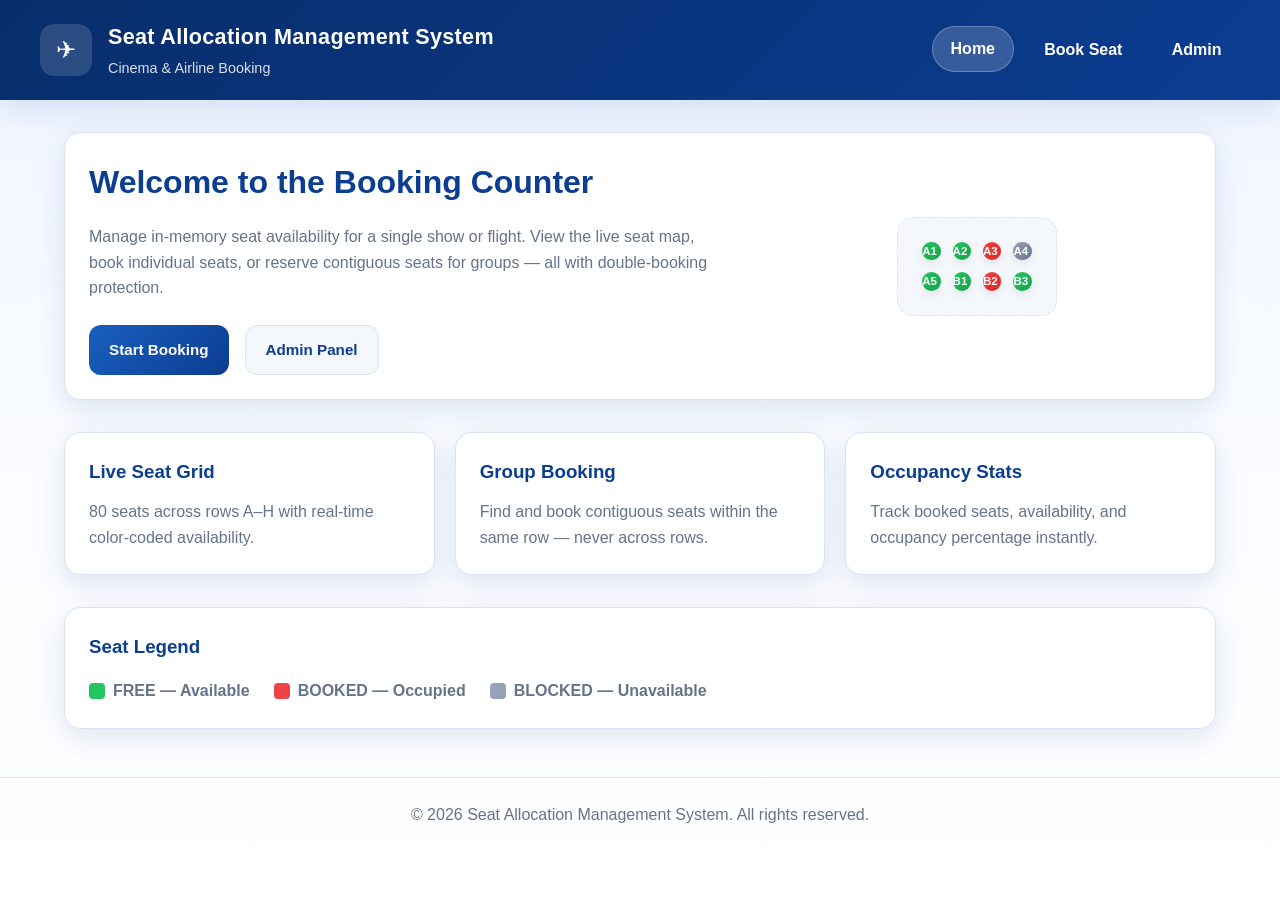
<file: index.html>
<!DOCTYPE html>
<html lang="en">
<head>
    <meta charset="UTF-8">
    <meta name="viewport" content="width=device-width, initial-scale=1.0">
    <title>Seat Allocation Management System</title>
    <link rel="stylesheet" href="css/style.css">
</head>
<body>
    <header class="main-header">
        <div class="header-content">
            <div class="brand">
                <div class="brand-icon">✈</div>
                <div>
                    <h1>Seat Allocation Management System</h1>
                    <p class="subtitle">Cinema &amp; Airline Booking</p>
                </div>
            </div>
            <nav class="main-nav">
                <a href="index.html" class="nav-link active">Home</a>
                <a href="booking.html" class="nav-link">Book Seat</a>
                <a href="admin.html" class="nav-link">Admin</a>
            </nav>
        </div>
    </header>

    <main class="container">
        <section class="hero-card card">
            <div class="hero-text">
                <h2>Welcome to the Booking Counter</h2>
                <p>
                    Manage in-memory seat availability for a single show or flight.
                    View the live seat map, book individual seats, or reserve contiguous
                    seats for groups — all with double-booking protection.
                </p>
                <div class="hero-actions">
                    <a href="booking.html" class="btn btn-primary">Start Booking</a>
                    <a href="admin.html" class="btn btn-secondary">Admin Panel</a>
                </div>
            </div>
            <div class="hero-visual">
                <div class="mini-grid">
                    <span class="seat free">A1</span>
                    <span class="seat free">A2</span>
                    <span class="seat booked">A3</span>
                    <span class="seat blocked">A4</span>
                    <span class="seat free">A5</span>
                    <span class="seat free">B1</span>
                    <span class="seat booked">B2</span>
                    <span class="seat free">B3</span>
                </div>
            </div>
        </section>

        <section class="features-grid">
            <article class="card feature-card">
                <h3>Live Seat Grid</h3>
                <p>80 seats across rows A–H with real-time color-coded availability.</p>
            </article>
            <article class="card feature-card">
                <h3>Group Booking</h3>
                <p>Find and book contiguous seats within the same row — never across rows.</p>
            </article>
            <article class="card feature-card">
                <h3>Occupancy Stats</h3>
                <p>Track booked seats, availability, and occupancy percentage instantly.</p>
            </article>
        </section>

        <section class="legend-card card">
            <h3>Seat Legend</h3>
            <div class="legend">
                <div class="legend-item"><span class="legend-dot free"></span> FREE — Available</div>
                <div class="legend-item"><span class="legend-dot booked"></span> BOOKED — Occupied</div>
                <div class="legend-item"><span class="legend-dot blocked"></span> BLOCKED — Unavailable</div>
            </div>
        </section>
    </main>

    <footer class="main-footer">
        <p>&copy; 2026 Seat Allocation Management System. All rights reserved.</p>
    </footer>
</body>
</html>
</file>
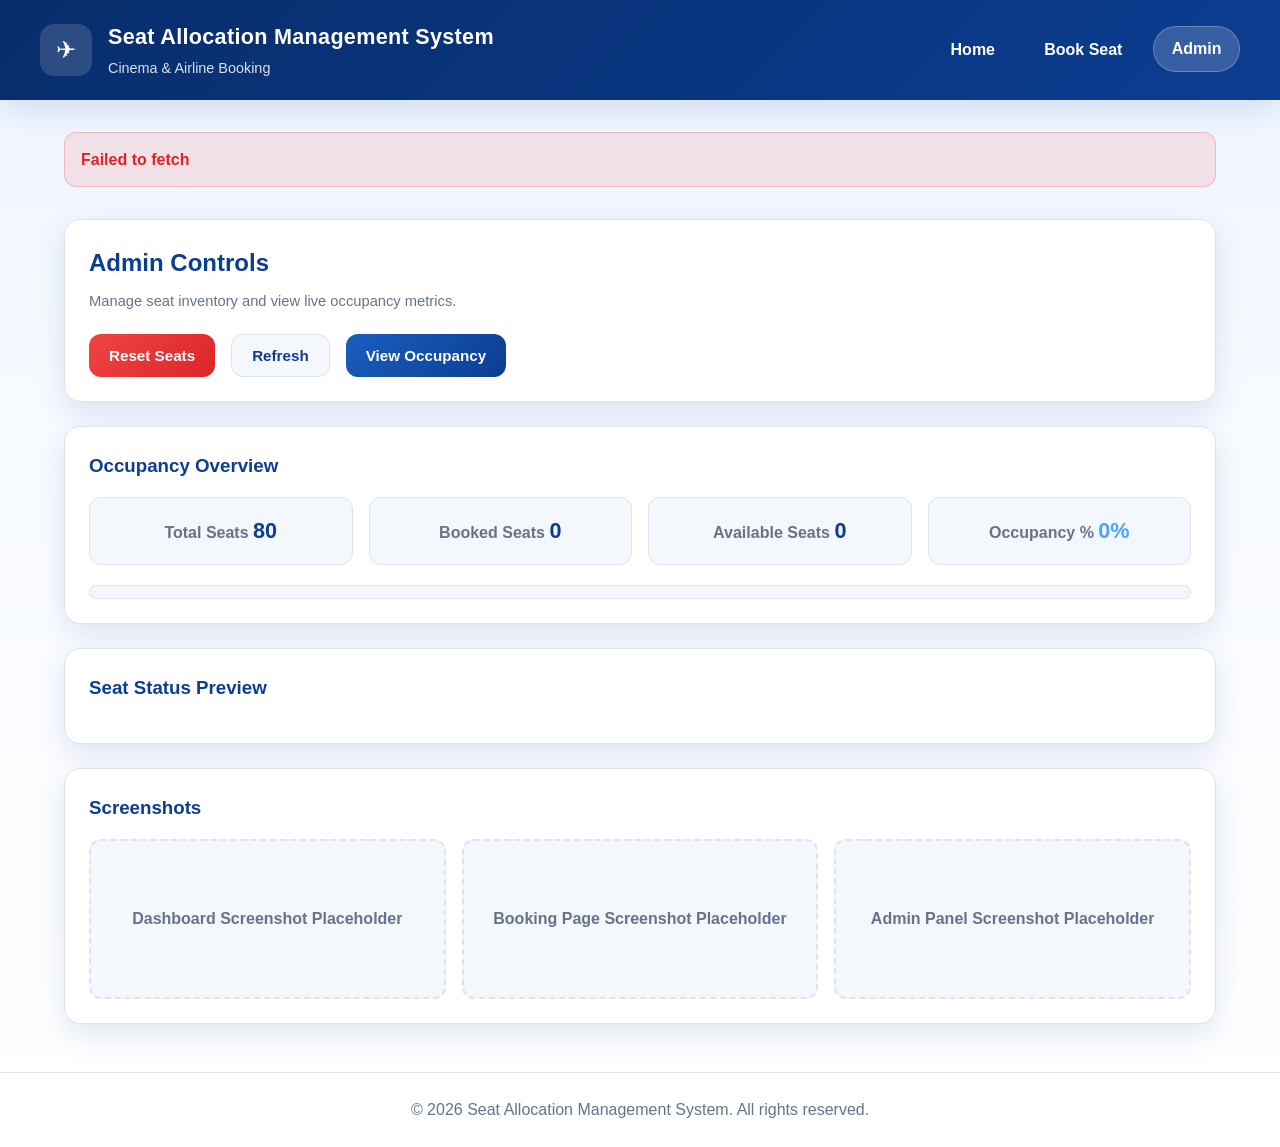
<file: admin.html>
<!DOCTYPE html>
<html lang="en">
<head>
    <meta charset="UTF-8">
    <meta name="viewport" content="width=device-width, initial-scale=1.0">
    <title>Admin - Seat Allocation Management System</title>
    <link rel="stylesheet" href="css/style.css">
</head>
<body>
    <header class="main-header">
        <div class="header-content">
            <div class="brand">
                <div class="brand-icon">✈</div>
                <div>
                    <h1>Seat Allocation Management System</h1>
                    <p class="subtitle">Cinema &amp; Airline Booking</p>
                </div>
            </div>
            <nav class="main-nav">
                <a href="index.html" class="nav-link">Home</a>
                <a href="booking.html" class="nav-link">Book Seat</a>
                <a href="admin.html" class="nav-link active">Admin</a>
            </nav>
        </div>
    </header>

    <main class="container admin-layout">
        <div id="adminMessageBox" class="message-box"></div>

        <section class="card admin-controls">
            <h2>Admin Controls</h2>
            <p class="muted">Manage seat inventory and view live occupancy metrics.</p>
            <div class="admin-buttons">
                <button id="resetBtn" class="btn btn-danger">Reset Seats</button>
                <button id="refreshBtn" class="btn btn-secondary">Refresh</button>
                <button id="occupancyBtn" class="btn btn-primary">View Occupancy</button>
            </div>
        </section>

        <section class="card admin-stats">
            <h3>Occupancy Overview</h3>
            <div class="admin-stat-grid">
                <div class="admin-stat-card">
                    <span class="stat-label">Total Seats</span>
                    <span id="adminTotalSeats" class="stat-value">80</span>
                </div>
                <div class="admin-stat-card">
                    <span class="stat-label">Booked Seats</span>
                    <span id="adminBookedCount" class="stat-value">0</span>
                </div>
                <div class="admin-stat-card">
                    <span class="stat-label">Available Seats</span>
                    <span id="adminAvailableCount" class="stat-value">0</span>
                </div>
                <div class="admin-stat-card">
                    <span class="stat-label">Occupancy %</span>
                    <span id="adminOccupancyPercent" class="stat-value accent">0%</span>
                </div>
            </div>
            <div class="progress-container">
                <div id="occupancyBar" class="progress-bar"></div>
            </div>
        </section>

        <section class="card admin-preview">
            <h3>Seat Status Preview</h3>
            <div id="adminSeatPreview" class="admin-preview-grid"></div>
        </section>

        <section class="card screenshots-placeholder">
            <h3>Screenshots</h3>
            <div class="screenshot-grid">
                <div class="screenshot-box">
                    <span>Dashboard Screenshot Placeholder</span>
                </div>
                <div class="screenshot-box">
                    <span>Booking Page Screenshot Placeholder</span>
                </div>
                <div class="screenshot-box">
                    <span>Admin Panel Screenshot Placeholder</span>
                </div>
            </div>
        </section>
    </main>

    <footer class="main-footer">
        <p>&copy; 2026 Seat Allocation Management System. All rights reserved.</p>
    </footer>

    <script src="js/api.js"></script>
    <script src="js/admin.js"></script>
</body>
</html>
</file>
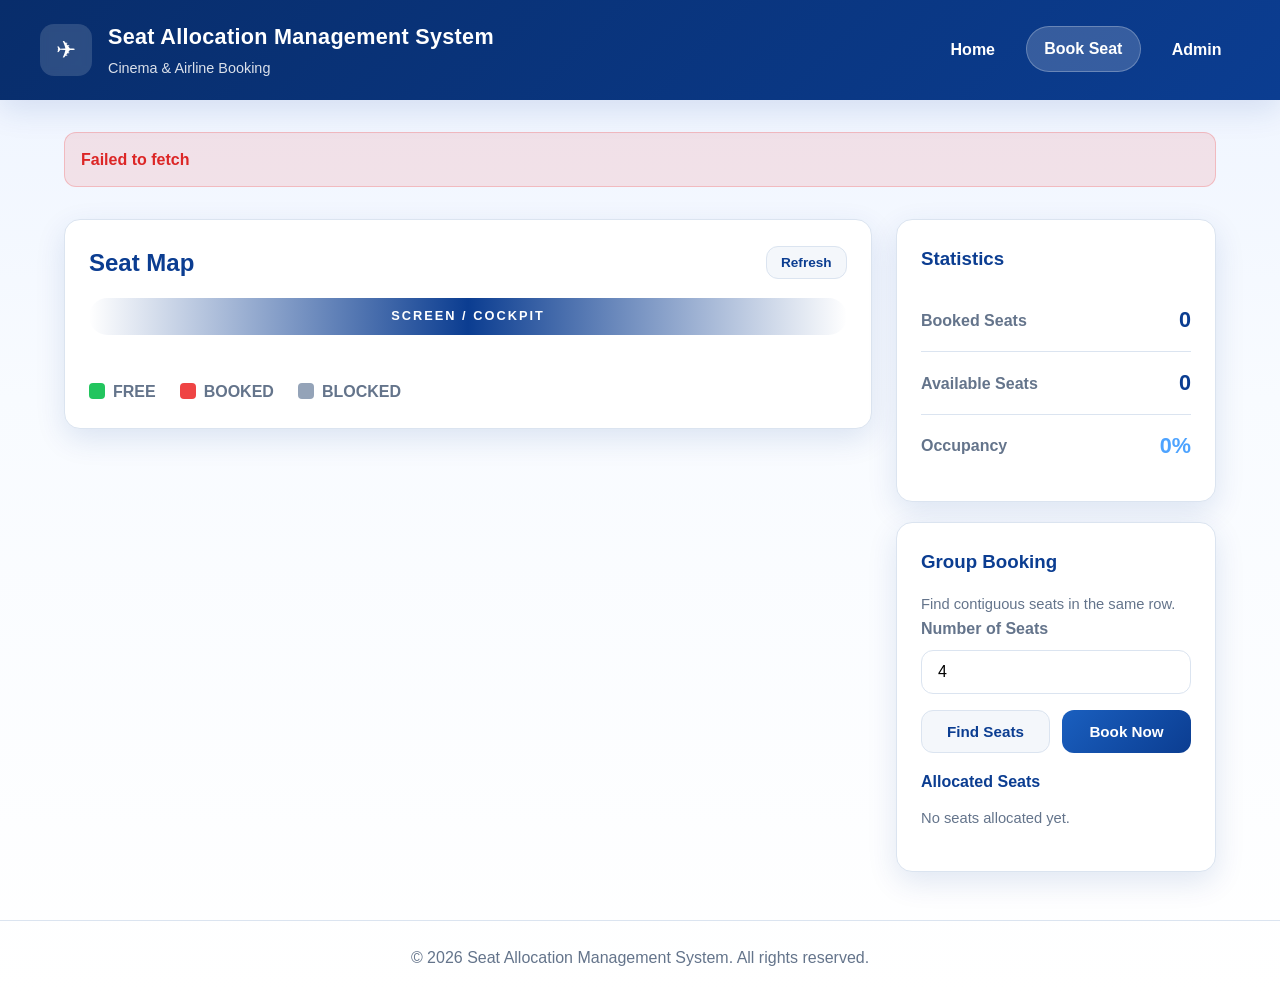
<file: booking.html>
<!DOCTYPE html>
<html lang="en">
<head>
    <meta charset="UTF-8">
    <meta name="viewport" content="width=device-width, initial-scale=1.0">
    <title>Book Seat - Seat Allocation Management System</title>
    <link rel="stylesheet" href="css/style.css">
</head>
<body>
    <header class="main-header">
        <div class="header-content">
            <div class="brand">
                <div class="brand-icon">✈</div>
                <div>
                    <h1>Seat Allocation Management System</h1>
                    <p class="subtitle">Cinema &amp; Airline Booking</p>
                </div>
            </div>
            <nav class="main-nav">
                <a href="index.html" class="nav-link">Home</a>
                <a href="booking.html" class="nav-link active">Book Seat</a>
                <a href="admin.html" class="nav-link">Admin</a>
            </nav>
        </div>
    </header>

    <main class="container booking-layout">
        <div id="messageBox" class="message-box"></div>

        <section class="card booking-main">
            <div class="section-header">
                <h2>Seat Map</h2>
                <button id="refreshGridBtn" class="btn btn-secondary btn-sm" onclick="refreshDashboard()">Refresh</button>
            </div>

            <div class="screen-label">SCREEN / COCKPIT</div>

            <div id="seatGrid" class="seat-grid"></div>

            <div class="legend inline-legend">
                <div class="legend-item"><span class="legend-dot free"></span> FREE</div>
                <div class="legend-item"><span class="legend-dot booked"></span> BOOKED</div>
                <div class="legend-item"><span class="legend-dot blocked"></span> BLOCKED</div>
            </div>
        </section>

        <aside class="sidebar">
            <section class="card stats-card">
                <h3>Statistics</h3>
                <div class="stat-item">
                    <span class="stat-label">Booked Seats</span>
                    <span id="bookedCount" class="stat-value">0</span>
                </div>
                <div class="stat-item">
                    <span class="stat-label">Available Seats</span>
                    <span id="availableCount" class="stat-value">0</span>
                </div>
                <div class="stat-item">
                    <span class="stat-label">Occupancy</span>
                    <span id="occupancyPercent" class="stat-value accent">0%</span>
                </div>
            </section>

            <section class="card group-card">
                <h3>Group Booking</h3>
                <p class="muted">Find contiguous seats in the same row.</p>
                <label for="groupCount" class="input-label">Number of Seats</label>
                <input type="number" id="groupCount" min="1" max="10" value="4" class="input-field">
                <div class="button-group">
                    <button id="findSeatsBtn" class="btn btn-secondary">Find Seats</button>
                    <button id="bookGroupBtn" class="btn btn-primary">Book Now</button>
                </div>
                <div class="allocated-section">
                    <h4>Allocated Seats</h4>
                    <div id="allocatedSeats" class="allocated-seats">
                        <p class="muted">No seats allocated yet.</p>
                    </div>
                </div>
            </section>
        </aside>
    </main>

    <footer class="main-footer">
        <p>&copy; 2026 Seat Allocation Management System. All rights reserved.</p>
    </footer>

    <script src="js/api.js"></script>
    <script src="js/booking.js"></script>
</body>
</html>
</file>
<file: css/style.css>
:root {
    --primary: #0b3d91;
    --primary-dark: #082d6b;
    --primary-light: #1a5fbf;
    --accent: #4da3ff;
    --white: #ffffff;
    --off-white: #f4f7fb;
    --text: #1e293b;
    --text-muted: #64748b;
    --border: #dbe4f0;
    --shadow: 0 10px 30px rgba(11, 61, 145, 0.12);
    --shadow-hover: 0 16px 40px rgba(11, 61, 145, 0.18);
    --free: #22c55e;
    --free-dark: #16a34a;
    --booked: #ef4444;
    --booked-dark: #dc2626;
    --blocked: #94a3b8;
    --blocked-dark: #64748b;
    --danger: #dc2626;
    --radius: 16px;
    --transition: all 0.25s ease;
}

* {
    margin: 0;
    padding: 0;
    box-sizing: border-box;
}

body {
    font-family: 'Segoe UI', Tahoma, Geneva, Verdana, sans-serif;
    background: linear-gradient(180deg, #eef4ff 0%, #f8fbff 40%, #ffffff 100%);
    color: var(--text);
    min-height: 100vh;
    line-height: 1.6;
}

.main-header {
    background: linear-gradient(135deg, var(--primary-dark), var(--primary));
    color: var(--white);
    padding: 1.25rem 1.5rem;
    box-shadow: var(--shadow);
    position: sticky;
    top: 0;
    z-index: 100;
}

.header-content {
    max-width: 1200px;
    margin: 0 auto;
    display: flex;
    justify-content: space-between;
    align-items: center;
    gap: 1.5rem;
    flex-wrap: wrap;
}

.brand {
    display: flex;
    align-items: center;
    gap: 1rem;
}

.brand-icon {
    width: 52px;
    height: 52px;
    border-radius: 14px;
    background: rgba(255, 255, 255, 0.15);
    display: flex;
    align-items: center;
    justify-content: center;
    font-size: 1.5rem;
    backdrop-filter: blur(4px);
}

.brand h1 {
    font-size: 1.35rem;
    font-weight: 700;
    letter-spacing: 0.3px;
}

.subtitle {
    font-size: 0.9rem;
    opacity: 0.85;
    margin-top: 0.15rem;
}

.main-nav {
    display: flex;
    gap: 0.75rem;
    flex-wrap: wrap;
}

.nav-link {
    color: var(--white);
    text-decoration: none;
    padding: 0.55rem 1.1rem;
    border-radius: 999px;
    font-weight: 600;
    transition: var(--transition);
    border: 1px solid transparent;
}

.nav-link:hover,
.nav-link.active {
    background: rgba(255, 255, 255, 0.18);
    border-color: rgba(255, 255, 255, 0.25);
    transform: translateY(-1px);
}

.container {
    max-width: 1200px;
    margin: 0 auto;
    padding: 2rem 1.5rem 3rem;
}

.card {
    background: var(--white);
    border-radius: var(--radius);
    box-shadow: var(--shadow);
    padding: 1.5rem;
    border: 1px solid var(--border);
    transition: var(--transition);
}

.card:hover {
    box-shadow: var(--shadow-hover);
}

.hero-card {
    display: grid;
    grid-template-columns: 1.2fr 0.8fr;
    gap: 2rem;
    align-items: center;
    margin-bottom: 2rem;
    animation: fadeInUp 0.6s ease;
}

.hero-text h2 {
    color: var(--primary);
    font-size: 2rem;
    margin-bottom: 1rem;
}

.hero-text p {
    color: var(--text-muted);
    margin-bottom: 1.5rem;
    max-width: 620px;
}

.hero-actions {
    display: flex;
    gap: 1rem;
    flex-wrap: wrap;
}

.hero-visual {
    display: flex;
    justify-content: center;
}

.mini-grid {
    display: grid;
    grid-template-columns: repeat(4, 1fr);
    gap: 0.75rem;
    padding: 1.5rem;
    background: var(--off-white);
    border-radius: var(--radius);
    border: 1px dashed var(--border);
}

.features-grid {
    display: grid;
    grid-template-columns: repeat(3, 1fr);
    gap: 1.25rem;
    margin-bottom: 2rem;
}

.feature-card h3 {
    color: var(--primary);
    margin-bottom: 0.75rem;
}

.feature-card p {
    color: var(--text-muted);
}

.legend-card h3 {
    color: var(--primary);
    margin-bottom: 1rem;
}

.legend,
.inline-legend {
    display: flex;
    gap: 1.5rem;
    flex-wrap: wrap;
}

.legend-item {
    display: flex;
    align-items: center;
    gap: 0.5rem;
    font-weight: 600;
    color: var(--text-muted);
}

.legend-dot {
    width: 16px;
    height: 16px;
    border-radius: 4px;
    display: inline-block;
}

.legend-dot.free,
.seat.free,
.preview-seat.free {
    background: var(--free);
}

.legend-dot.booked,
.seat.booked,
.preview-seat.booked {
    background: var(--booked);
}

.legend-dot.blocked,
.seat.blocked,
.preview-seat.blocked {
    background: var(--blocked);
}

.btn {
    display: inline-flex;
    align-items: center;
    justify-content: center;
    padding: 0.75rem 1.25rem;
    border: none;
    border-radius: 12px;
    font-size: 0.95rem;
    font-weight: 700;
    cursor: pointer;
    transition: var(--transition);
    text-decoration: none;
}

.btn:hover {
    transform: translateY(-2px);
    box-shadow: var(--shadow);
}

.btn-primary {
    background: linear-gradient(135deg, var(--primary-light), var(--primary));
    color: var(--white);
}

.btn-secondary {
    background: var(--off-white);
    color: var(--primary);
    border: 1px solid var(--border);
}

.btn-danger {
    background: linear-gradient(135deg, #ef4444, var(--danger));
    color: var(--white);
}

.btn-sm {
    padding: 0.5rem 0.9rem;
    font-size: 0.85rem;
}

.booking-layout {
    display: grid;
    grid-template-columns: 1fr 320px;
    gap: 1.5rem;
    align-items: start;
}

.section-header {
    display: flex;
    justify-content: space-between;
    align-items: center;
    margin-bottom: 1rem;
}

.section-header h2 {
    color: var(--primary);
}

.screen-label {
    text-align: center;
    background: linear-gradient(90deg, transparent, var(--primary), transparent);
    color: var(--white);
    padding: 0.5rem;
    border-radius: 999px;
    font-size: 0.8rem;
    font-weight: 700;
    letter-spacing: 2px;
    margin-bottom: 1.5rem;
}

.seat-grid {
    display: flex;
    flex-direction: column;
    gap: 0.75rem;
    margin-bottom: 1.25rem;
}

.seat-row {
    display: flex;
    align-items: center;
    gap: 0.75rem;
}

.row-label {
    width: 28px;
    font-weight: 800;
    color: var(--primary);
    text-align: center;
}

.seats-container {
    display: grid;
    grid-template-columns: repeat(10, 1fr);
    gap: 0.5rem;
    flex: 1;
}

.seat {
    aspect-ratio: 1;
    border: none;
    border-radius: 10px;
    color: var(--white);
    font-size: 0.72rem;
    font-weight: 700;
    cursor: pointer;
    transition: var(--transition);
    box-shadow: 0 4px 10px rgba(0, 0, 0, 0.08);
}

.seat.free {
    background: linear-gradient(135deg, var(--free), var(--free-dark));
}

.seat.free:hover:not(:disabled) {
    transform: scale(1.08) translateY(-2px);
    box-shadow: 0 8px 18px rgba(34, 197, 94, 0.35);
}

.seat.booked {
    background: linear-gradient(135deg, var(--booked), var(--booked-dark));
    cursor: not-allowed;
}

.seat.blocked {
    background: linear-gradient(135deg, var(--blocked), var(--blocked-dark));
    cursor: not-allowed;
}

.seat.highlighted {
    outline: 3px solid var(--accent);
    outline-offset: 2px;
    animation: pulse 1.2s infinite;
}

.seat.booked-animation {
    animation: bookedPop 0.6s ease;
}

.sidebar {
    display: flex;
    flex-direction: column;
    gap: 1.25rem;
}

.stats-card h3,
.group-card h3 {
    color: var(--primary);
    margin-bottom: 1rem;
}

.stat-item {
    display: flex;
    justify-content: space-between;
    align-items: center;
    padding: 0.85rem 0;
    border-bottom: 1px solid var(--border);
}

.stat-item:last-child {
    border-bottom: none;
}

.stat-label {
    color: var(--text-muted);
    font-weight: 600;
}

.stat-value {
    font-size: 1.35rem;
    font-weight: 800;
    color: var(--primary);
}

.stat-value.accent {
    color: var(--accent);
}

.input-label {
    display: block;
    font-weight: 600;
    margin-bottom: 0.5rem;
    color: var(--text-muted);
}

.input-field {
    width: 100%;
    padding: 0.75rem 1rem;
    border: 1px solid var(--border);
    border-radius: 12px;
    font-size: 1rem;
    margin-bottom: 1rem;
    transition: var(--transition);
}

.input-field:focus {
    outline: none;
    border-color: var(--accent);
    box-shadow: 0 0 0 3px rgba(77, 163, 255, 0.2);
}

.button-group {
    display: grid;
    grid-template-columns: 1fr 1fr;
    gap: 0.75rem;
    margin-bottom: 1rem;
}

.allocated-section h4 {
    color: var(--primary);
    margin-bottom: 0.75rem;
}

.allocated-seats {
    display: flex;
    flex-wrap: wrap;
    gap: 0.5rem;
    min-height: 40px;
}

.allocated-badge {
    background: rgba(77, 163, 255, 0.15);
    color: var(--primary);
    padding: 0.35rem 0.75rem;
    border-radius: 999px;
    font-weight: 700;
    font-size: 0.85rem;
}

.muted {
    color: var(--text-muted);
    font-size: 0.92rem;
}

.message-box {
    grid-column: 1 / -1;
    padding: 0;
    border-radius: 12px;
    font-weight: 600;
    opacity: 0;
    max-height: 0;
    overflow: hidden;
    transition: var(--transition);
}

.message-box.show {
    opacity: 1;
    max-height: 100px;
    padding: 0.85rem 1rem;
    margin-bottom: 0.5rem;
}

.message-box.success {
    background: rgba(34, 197, 94, 0.12);
    color: var(--free-dark);
    border: 1px solid rgba(34, 197, 94, 0.25);
}

.message-box.error {
    background: rgba(239, 68, 68, 0.12);
    color: var(--booked-dark);
    border: 1px solid rgba(239, 68, 68, 0.25);
}

.admin-layout {
    display: flex;
    flex-direction: column;
    gap: 1.5rem;
}

.admin-controls h2 {
    color: var(--primary);
    margin-bottom: 0.5rem;
}

.admin-buttons {
    display: flex;
    gap: 1rem;
    flex-wrap: wrap;
    margin-top: 1.25rem;
}

.admin-stats h3,
.admin-preview h3,
.screenshots-placeholder h3 {
    color: var(--primary);
    margin-bottom: 1rem;
}

.admin-stat-grid {
    display: grid;
    grid-template-columns: repeat(4, 1fr);
    gap: 1rem;
    margin-bottom: 1.25rem;
}

.admin-stat-card {
    background: var(--off-white);
    border-radius: 12px;
    padding: 1rem;
    text-align: center;
    border: 1px solid var(--border);
}

.progress-container {
    width: 100%;
    height: 14px;
    background: var(--off-white);
    border-radius: 999px;
    overflow: hidden;
    border: 1px solid var(--border);
}

.progress-bar {
    height: 100%;
    width: 0;
    background: linear-gradient(90deg, var(--primary-light), var(--accent));
    border-radius: 999px;
    transition: width 0.6s ease;
}

.admin-preview-grid {
    display: grid;
    grid-template-columns: repeat(auto-fill, minmax(48px, 1fr));
    gap: 0.5rem;
}

.preview-seat {
    aspect-ratio: 1;
    border-radius: 8px;
    display: flex;
    align-items: center;
    justify-content: center;
    color: var(--white);
    font-size: 0.65rem;
    font-weight: 700;
}

.screenshot-grid {
    display: grid;
    grid-template-columns: repeat(3, 1fr);
    gap: 1rem;
}

.screenshot-box {
    min-height: 160px;
    border: 2px dashed var(--border);
    border-radius: 12px;
    display: flex;
    align-items: center;
    justify-content: center;
    color: var(--text-muted);
    background: var(--off-white);
    text-align: center;
    padding: 1rem;
    font-weight: 600;
}

.main-footer {
    text-align: center;
    padding: 1.5rem;
    color: var(--text-muted);
    border-top: 1px solid var(--border);
    background: rgba(255, 255, 255, 0.7);
}

@keyframes fadeInUp {
    from {
        opacity: 0;
        transform: translateY(20px);
    }
    to {
        opacity: 1;
        transform: translateY(0);
    }
}

@keyframes pulse {
    0%, 100% {
        box-shadow: 0 0 0 0 rgba(77, 163, 255, 0.5);
    }
    50% {
        box-shadow: 0 0 0 8px rgba(77, 163, 255, 0);
    }
}

@keyframes bookedPop {
    0% {
        transform: scale(1);
    }
    50% {
        transform: scale(1.15);
    }
    100% {
        transform: scale(1);
    }
}

@media (max-width: 992px) {
    .hero-card,
    .features-grid,
    .booking-layout,
    .admin-stat-grid,
    .screenshot-grid {
        grid-template-columns: 1fr;
    }

    .seats-container {
        grid-template-columns: repeat(5, 1fr);
    }
}

@media (max-width: 576px) {
    .brand h1 {
        font-size: 1.1rem;
    }

    .seats-container {
        grid-template-columns: repeat(5, 1fr);
    }

    .button-group {
        grid-template-columns: 1fr;
    }
}
</file>
